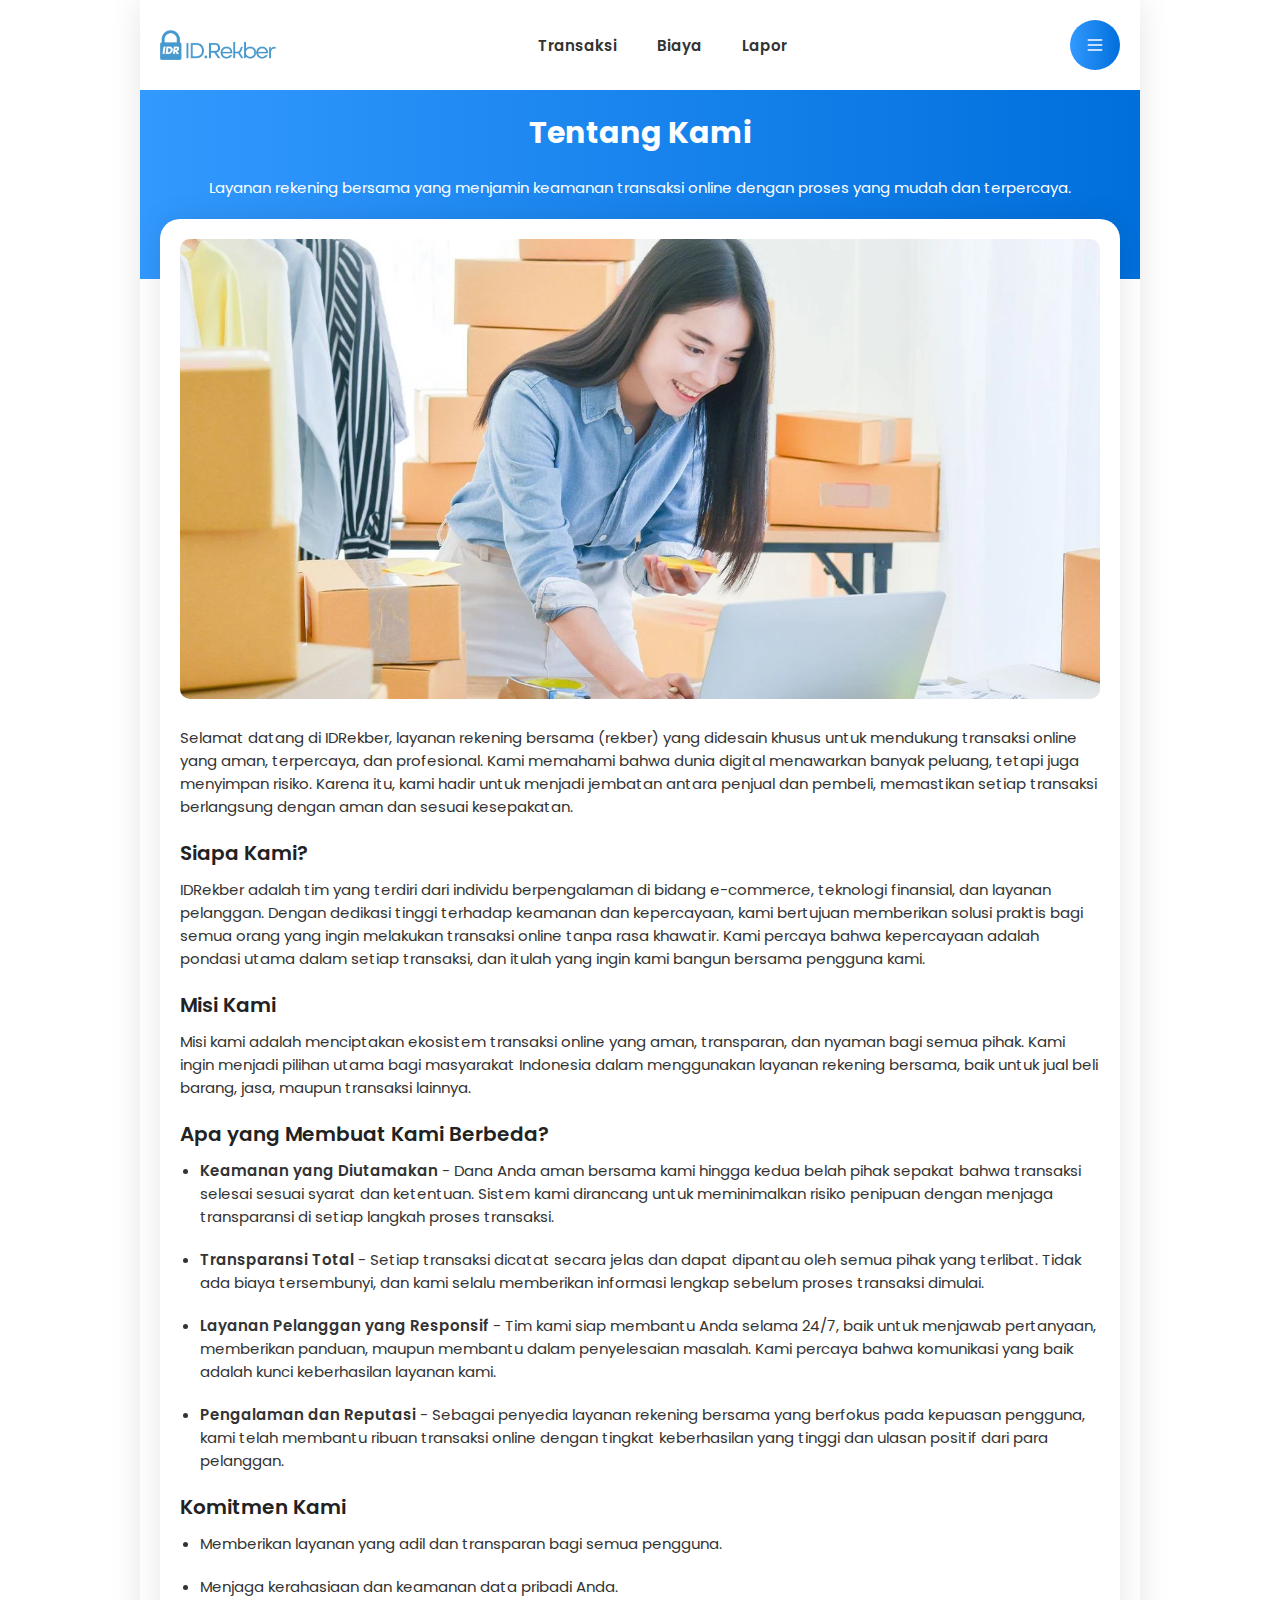
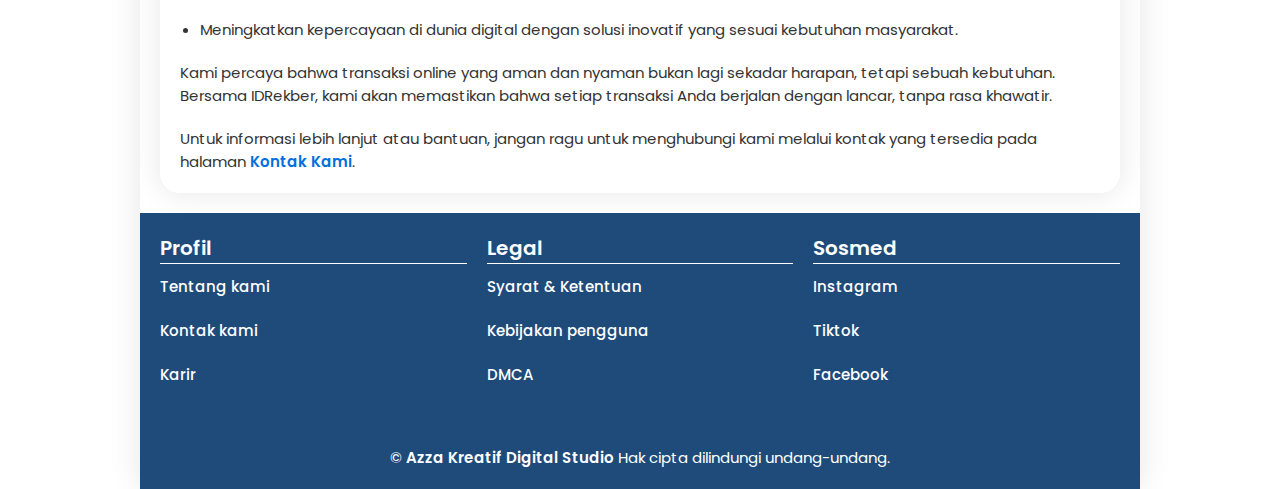
<file: company/about.html>
<!DOCTYPE html>
<html lang="id">
<head>
<meta charset="UTF-8">
<meta http-equiv="X-UA-Compatible" content="IE=edge">
<meta content="width=device-width, initial-scale=1" name="viewport"/>
<title>IDRekber - Tentang Kami</title>
<!-- PLUGIN -->
<link href="../asset/css/global.css" rel="stylesheet">
</head>
<body>
<main class="content-wrapper">
<section class="header" id="header"></section>
<section class="panel">
<div class="panel-content">
<h2>Tentang Kami</h2>
<p>Layanan rekening bersama yang menjamin keamanan transaksi online dengan proses yang mudah dan terpercaya.</p>
</div>
</section>
<section class="article">
<div class="article-box">
<img src="../asset/image/article/about.webp">
<p>Selamat datang di IDRekber, layanan rekening bersama (rekber) yang didesain khusus untuk mendukung transaksi online yang aman, terpercaya, dan profesional. Kami memahami bahwa dunia digital menawarkan banyak peluang, tetapi juga menyimpan risiko. Karena itu, kami hadir untuk menjadi jembatan antara penjual dan pembeli, memastikan setiap transaksi berlangsung dengan aman dan sesuai kesepakatan.</p>
<h3>Siapa Kami?</h3>
<p>IDRekber adalah tim yang terdiri dari individu berpengalaman di bidang e-commerce, teknologi finansial, dan layanan pelanggan. Dengan dedikasi tinggi terhadap keamanan dan kepercayaan, kami bertujuan memberikan solusi praktis bagi semua orang yang ingin melakukan transaksi online tanpa rasa khawatir. Kami percaya bahwa kepercayaan adalah pondasi utama dalam setiap transaksi, dan itulah yang ingin kami bangun bersama pengguna kami.</p>
<h3>Misi Kami</h3>
<p>Misi kami adalah menciptakan ekosistem transaksi online yang aman, transparan, dan nyaman bagi semua pihak. Kami ingin menjadi pilihan utama bagi masyarakat Indonesia dalam menggunakan layanan rekening bersama, baik untuk jual beli barang, jasa, maupun transaksi lainnya.</p>
<h3>Apa yang Membuat Kami Berbeda?</h3>
<ul>
<li><b>Keamanan yang Diutamakan</b> - Dana Anda aman bersama kami hingga kedua belah pihak sepakat bahwa transaksi selesai sesuai syarat dan ketentuan. Sistem kami dirancang untuk meminimalkan risiko penipuan dengan menjaga transparansi di setiap langkah proses transaksi.</li>
<li><b>Transparansi Total</b> - Setiap transaksi dicatat secara jelas dan dapat dipantau oleh semua pihak yang terlibat. Tidak ada biaya tersembunyi, dan kami selalu memberikan informasi lengkap sebelum proses transaksi dimulai.</li>
<li><b>Layanan Pelanggan yang Responsif</b> - Tim kami siap membantu Anda selama 24/7, baik untuk menjawab pertanyaan, memberikan panduan, maupun membantu dalam penyelesaian masalah. Kami percaya bahwa komunikasi yang baik adalah kunci keberhasilan layanan kami.</li>
<li><b>Pengalaman dan Reputasi</b> - Sebagai penyedia layanan rekening bersama yang berfokus pada kepuasan pengguna, kami telah membantu ribuan transaksi online dengan tingkat keberhasilan yang tinggi dan ulasan positif dari para pelanggan.</li>
</ul>
<h3>Komitmen Kami</h3>
<ul>
<li>Memberikan layanan yang adil dan transparan bagi semua pengguna.</li>
<li>Menjaga kerahasiaan dan keamanan data pribadi Anda.</li>
<li>Meningkatkan kepercayaan di dunia digital dengan solusi inovatif yang sesuai kebutuhan masyarakat.</li>
</ul>
<p>Kami percaya bahwa transaksi online yang aman dan nyaman bukan lagi sekadar harapan, tetapi sebuah kebutuhan. Bersama IDRekber, kami akan memastikan bahwa setiap transaksi Anda berjalan dengan lancar, tanpa rasa khawatir.</p>
<p>Untuk informasi lebih lanjut atau bantuan, jangan ragu untuk menghubungi kami melalui kontak yang tersedia pada halaman <a href=../company/contact.html" title="Kontak Kami">Kontak Kami</a>.</p>
</div>
</section>
<section class="footer" id="footer"></section>
</main>
<script src="../asset/js/form.js"></script>
<script src="../asset/js/global.js"></script>
</body>
</html>
</file>
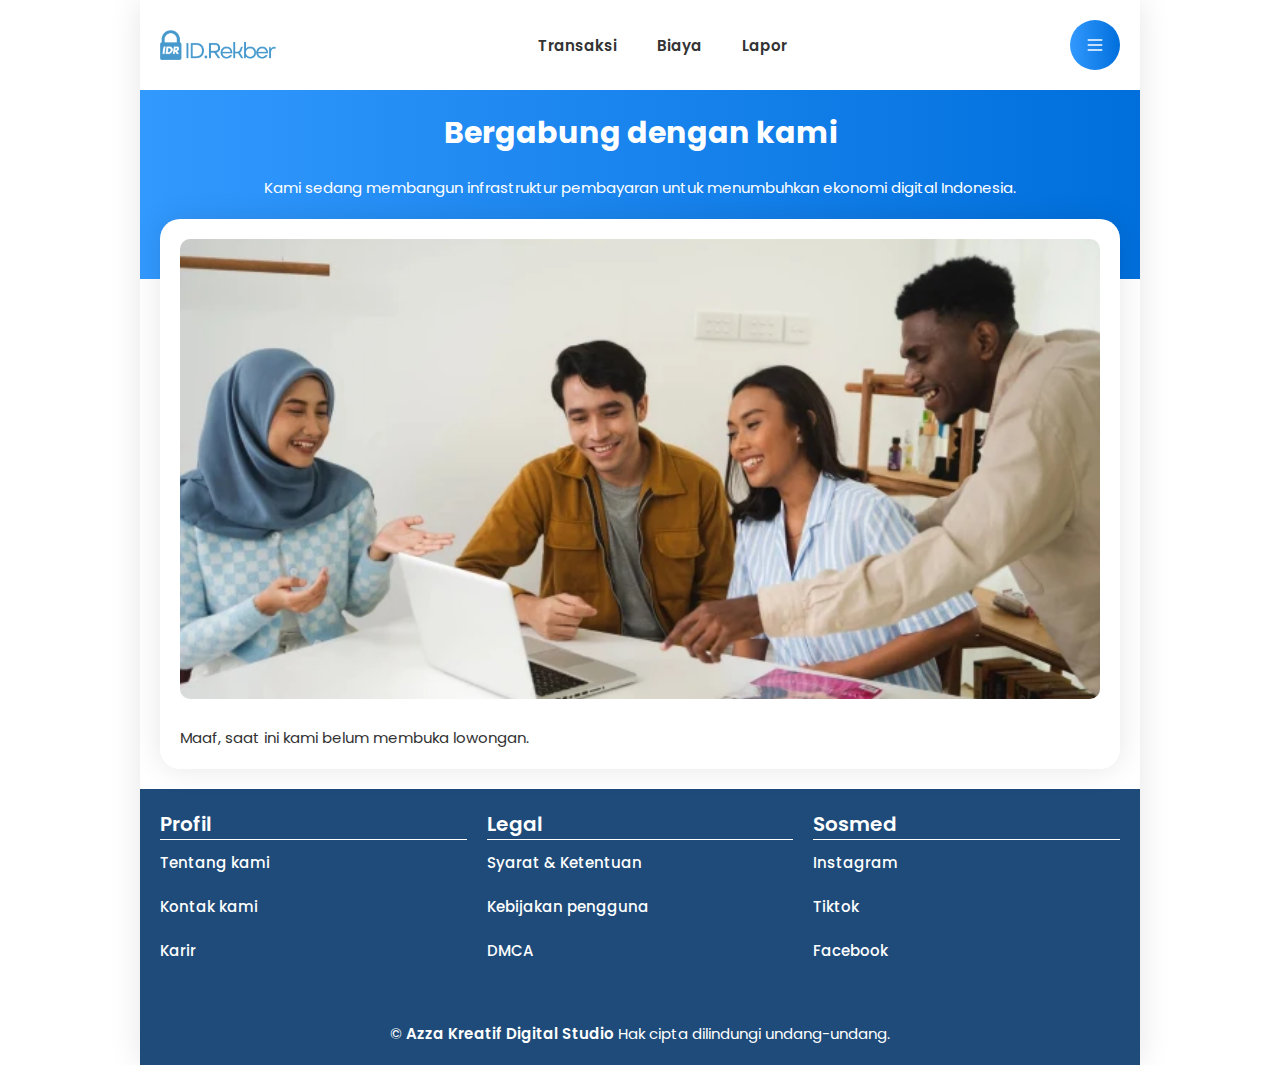
<file: company/career.html>
<!DOCTYPE html>
<html lang="id">
<head>
<meta charset="UTF-8">
<meta http-equiv="X-UA-Compatible" content="IE=edge">
<meta content="width=device-width, initial-scale=1" name="viewport"/>
<title>IDRekber - Karir</title>
<!-- PLUGIN -->
<link href="../asset/css/global.css" rel="stylesheet">
</head>
<body>
<main class="content-wrapper">
<section class="header" id="header"></section>
<section class="panel">
<div class="panel-content">
<h2>Bergabung dengan kami</h2>
<p>Kami sedang membangun infrastruktur pembayaran untuk menumbuhkan ekonomi digital Indonesia.</p>
</div>
</section>
<section class="article">
<div class="article-box">
<img src="../asset/image/article/career.webp">
<p>Maaf, saat ini kami belum membuka lowongan.</p>
</div>
</section>
<section class="footer" id="footer"></section>
</main>
<script src="../asset/js/form.js"></script>
<script src="../asset/js/global.js"></script>
</body>
</html>
</file>
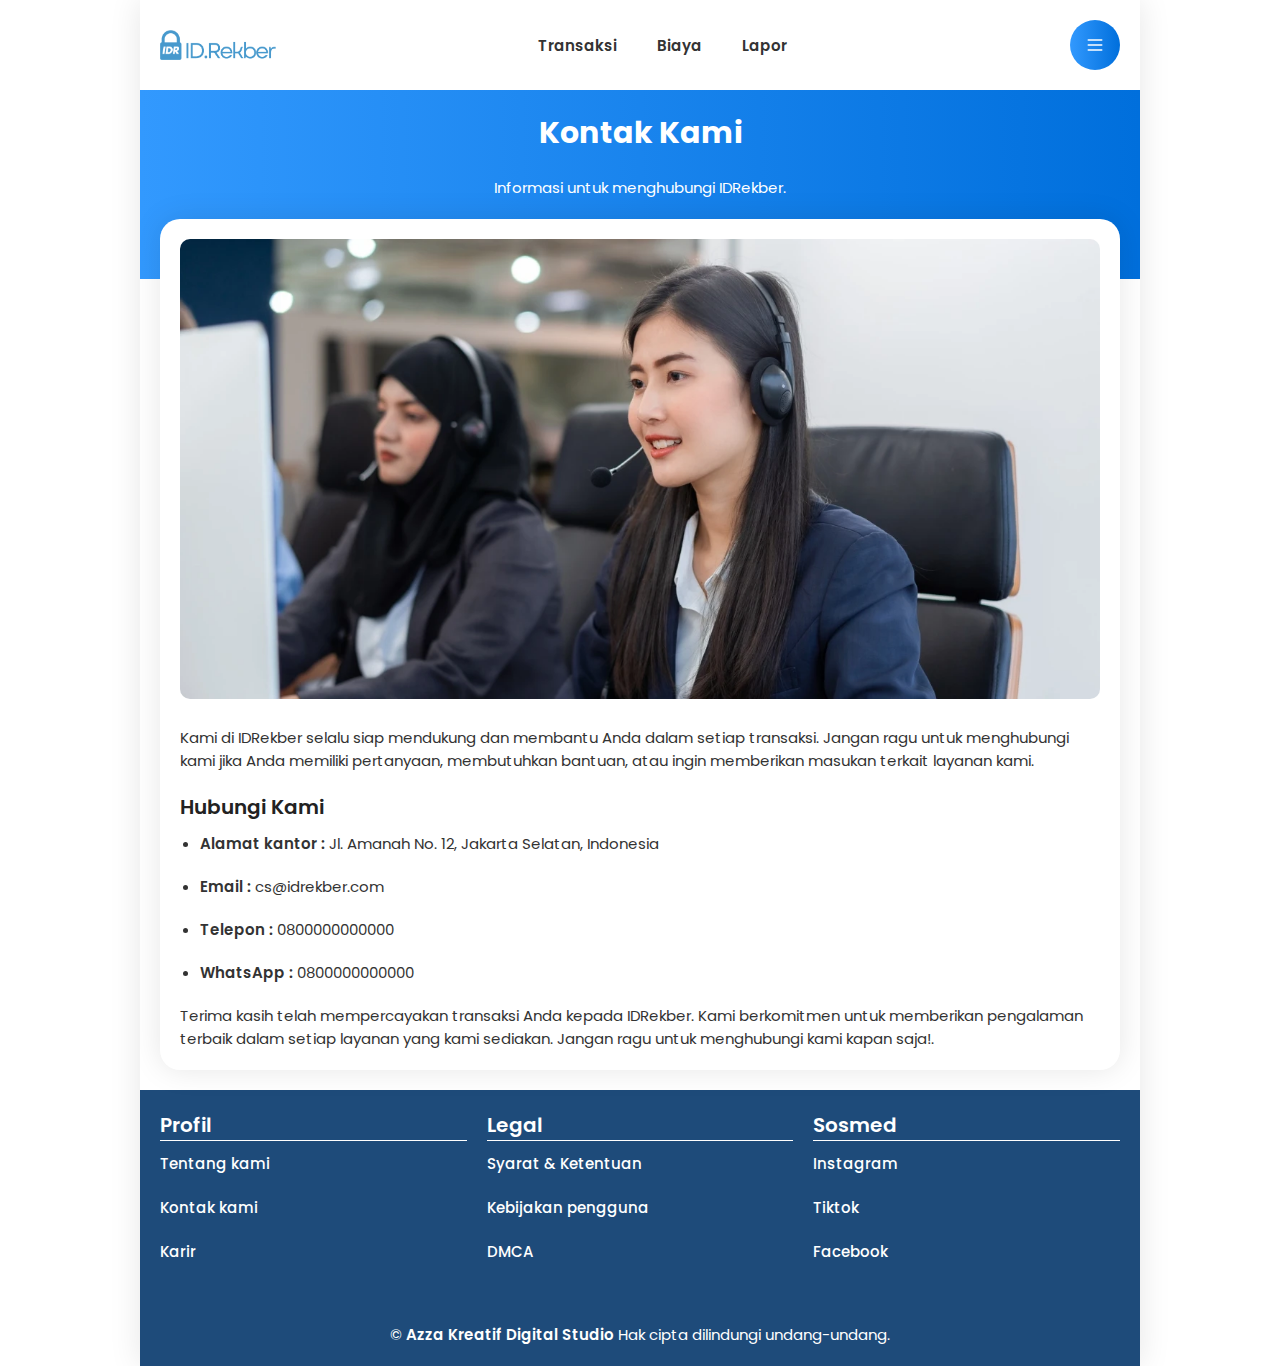
<file: company/contact.html>
<!DOCTYPE html>
<html lang="id">
<head>
<meta charset="UTF-8">
<meta http-equiv="X-UA-Compatible" content="IE=edge">
<meta content="width=device-width, initial-scale=1" name="viewport"/>
<title>IDRekber - Kontak Kami</title>
<!-- PLUGIN -->
<link href="../asset/css/global.css" rel="stylesheet">
</head>
<body>
<main class="content-wrapper">
<section class="header" id="header"></section>
<section class="panel">
<div class="panel-content">
<h2>Kontak Kami</h2>
<p>Informasi untuk menghubungi IDRekber.</p>
</div>
</section>
<section class="article">
<div class="article-box">
<img src="../asset/image/article/contact.webp">
<p>Kami di IDRekber selalu siap mendukung dan membantu Anda dalam setiap transaksi. Jangan ragu untuk menghubungi kami jika Anda memiliki pertanyaan, membutuhkan bantuan, atau ingin memberikan masukan terkait layanan kami.</p>
<h3>Hubungi Kami</h3>
<ul>
<li><b>Alamat kantor :</b> Jl. Amanah No. 12, Jakarta Selatan, Indonesia</li>
<li><b>Email :</b> cs@idrekber.com</li>
<li><b>Telepon :</b> 0800000000000</li>
<li><b>WhatsApp :</b> 0800000000000</li>
</ul>
<p>Terima kasih telah mempercayakan transaksi Anda kepada IDRekber. Kami berkomitmen untuk memberikan pengalaman terbaik dalam setiap layanan yang kami sediakan. Jangan ragu untuk menghubungi kami kapan saja!</a>.</p>
</div>
</section>
<section class="footer" id="footer"></section>
</main>
<script src="../asset/js/form.js"></script>
<script src="../asset/js/global.js"></script>
</body>
</html>
</file>
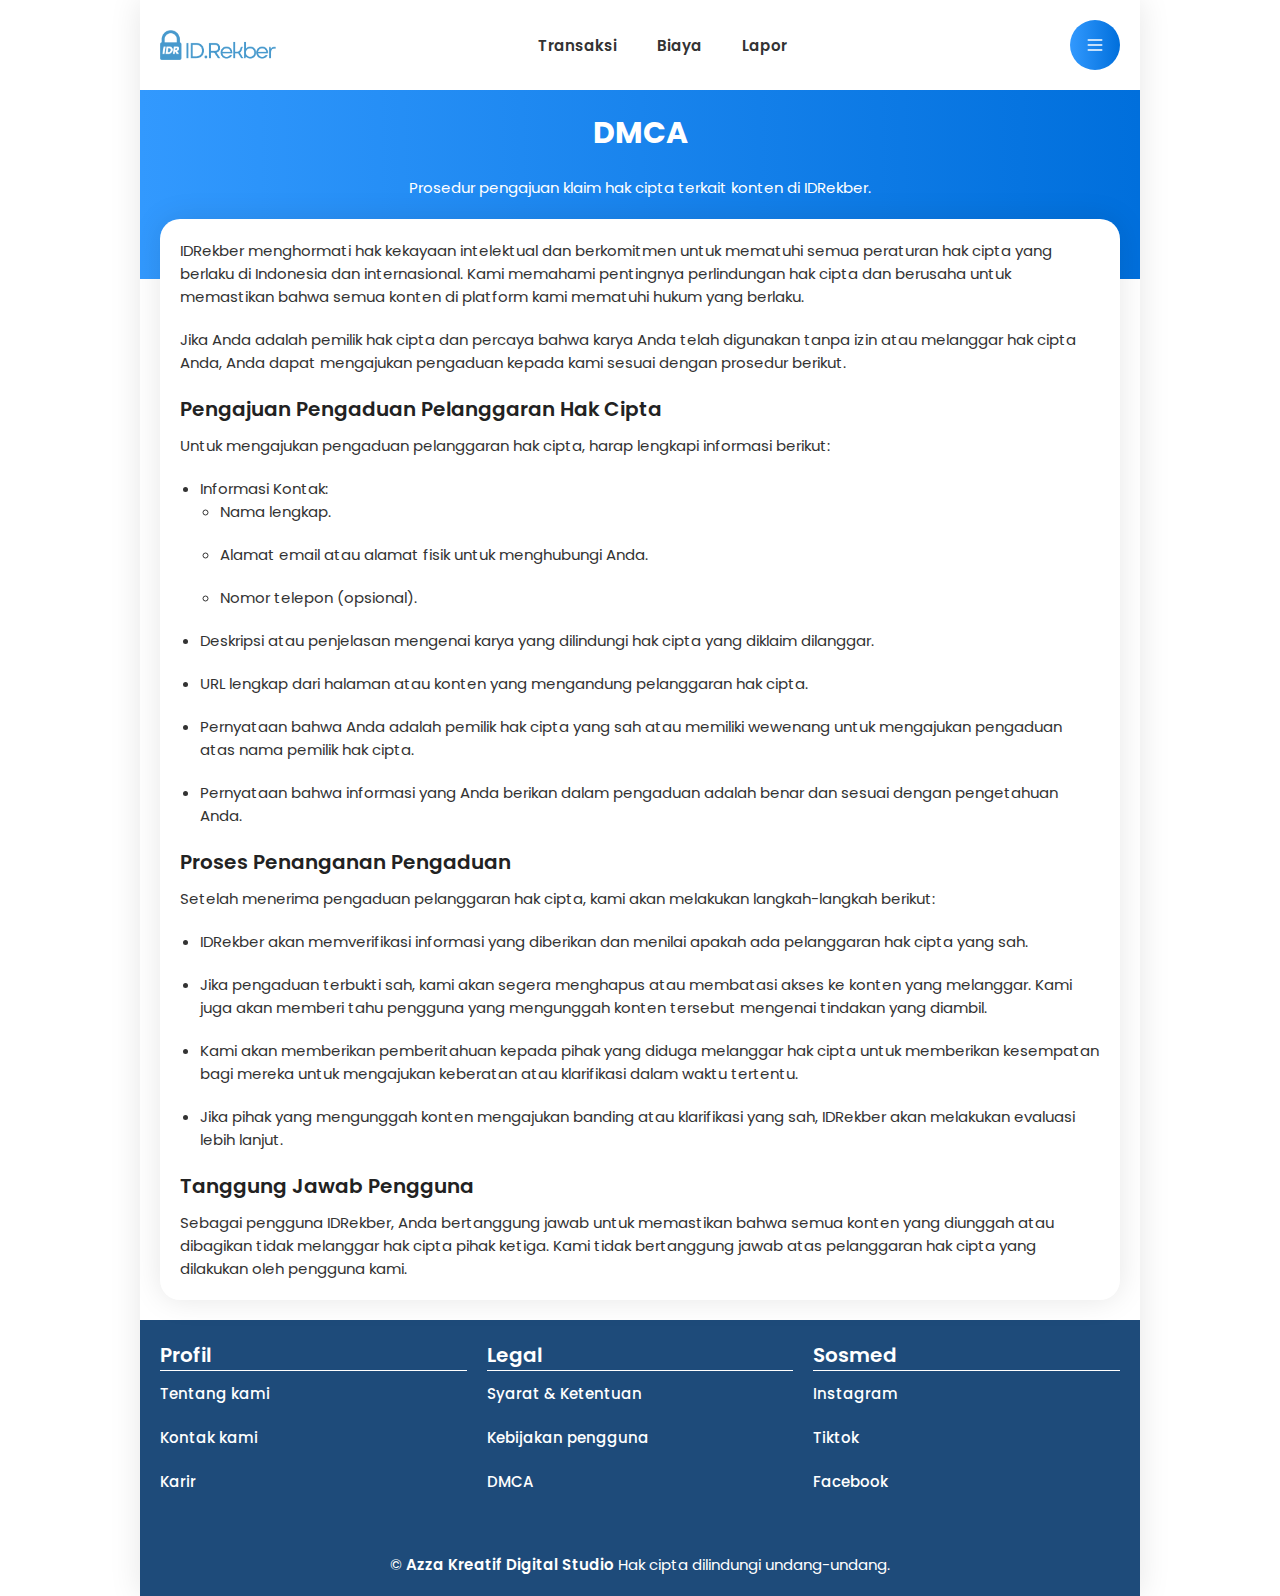
<file: legal/dmca.html>
<!DOCTYPE html>
<html lang="id">
<head>
<meta charset="UTF-8">
<meta http-equiv="X-UA-Compatible" content="IE=edge">
<meta content="width=device-width, initial-scale=1" name="viewport"/>
<title>IDRekber - DMCA</title>
<!-- PLUGIN -->
<link href="../asset/css/global.css" rel="stylesheet">
</head>
<body>
<main class="content-wrapper">
<section class="header" id="header"></section>
<section class="panel">
<div class="panel-content">
<h2>DMCA</h2>
<p>Prosedur pengajuan klaim hak cipta terkait konten di IDRekber.</p>
</div>
</section>
<section class="article">
<div class="article-box">
<p>IDRekber menghormati hak kekayaan intelektual dan berkomitmen untuk mematuhi semua peraturan hak cipta yang berlaku di Indonesia dan internasional. Kami memahami pentingnya perlindungan hak cipta dan berusaha untuk memastikan bahwa semua konten di platform kami mematuhi hukum yang berlaku.</p>
<p>Jika Anda adalah pemilik hak cipta dan percaya bahwa karya Anda telah digunakan tanpa izin atau melanggar hak cipta Anda, Anda dapat mengajukan pengaduan kepada kami sesuai dengan prosedur berikut.</p>
<h3>Pengajuan Pengaduan Pelanggaran Hak Cipta</h3>
<p>Untuk mengajukan pengaduan pelanggaran hak cipta, harap lengkapi informasi berikut:</p>
<ul>
<li>Informasi Kontak:
<ul>
<li>Nama lengkap.</li>
<li>Alamat email atau alamat fisik untuk menghubungi Anda.</li>
<li>Nomor telepon (opsional).</li>
</ul>
</li>
<li>Deskripsi atau penjelasan mengenai karya yang dilindungi hak cipta yang diklaim dilanggar.</li>
<li>URL lengkap dari halaman atau konten yang mengandung pelanggaran hak cipta.</li>
<li>Pernyataan bahwa Anda adalah pemilik hak cipta yang sah atau memiliki wewenang untuk mengajukan pengaduan atas nama pemilik hak cipta.</li>
<li>Pernyataan bahwa informasi yang Anda berikan dalam pengaduan adalah benar dan sesuai dengan pengetahuan Anda.</li>
</ul>
<h3>Proses Penanganan Pengaduan</h3>
<p>Setelah menerima pengaduan pelanggaran hak cipta, kami akan melakukan langkah-langkah berikut:</p>
<ul>
<li>IDRekber akan memverifikasi informasi yang diberikan dan menilai apakah ada pelanggaran hak cipta yang sah.</li>
<li>Jika pengaduan terbukti sah, kami akan segera menghapus atau membatasi akses ke konten yang melanggar. Kami juga akan memberi tahu pengguna yang mengunggah konten tersebut mengenai tindakan yang diambil.</li>
<li>Kami akan memberikan pemberitahuan kepada pihak yang diduga melanggar hak cipta untuk memberikan kesempatan bagi mereka untuk mengajukan keberatan atau klarifikasi dalam waktu tertentu.</li>
<li>Jika pihak yang mengunggah konten mengajukan banding atau klarifikasi yang sah, IDRekber akan melakukan evaluasi lebih lanjut.</li>
</ul>
<h3>Tanggung Jawab Pengguna</h3>
<p>Sebagai pengguna IDRekber, Anda bertanggung jawab untuk memastikan bahwa semua konten yang diunggah atau dibagikan tidak melanggar hak cipta pihak ketiga. Kami tidak bertanggung jawab atas pelanggaran hak cipta yang dilakukan oleh pengguna kami.</p>
</div>
</section>
<section class="footer" id="footer"></section>
</main>
<script src="../asset/js/form.js"></script>
<script src="../asset/js/global.js"></script>
</body>
</html>
</file>
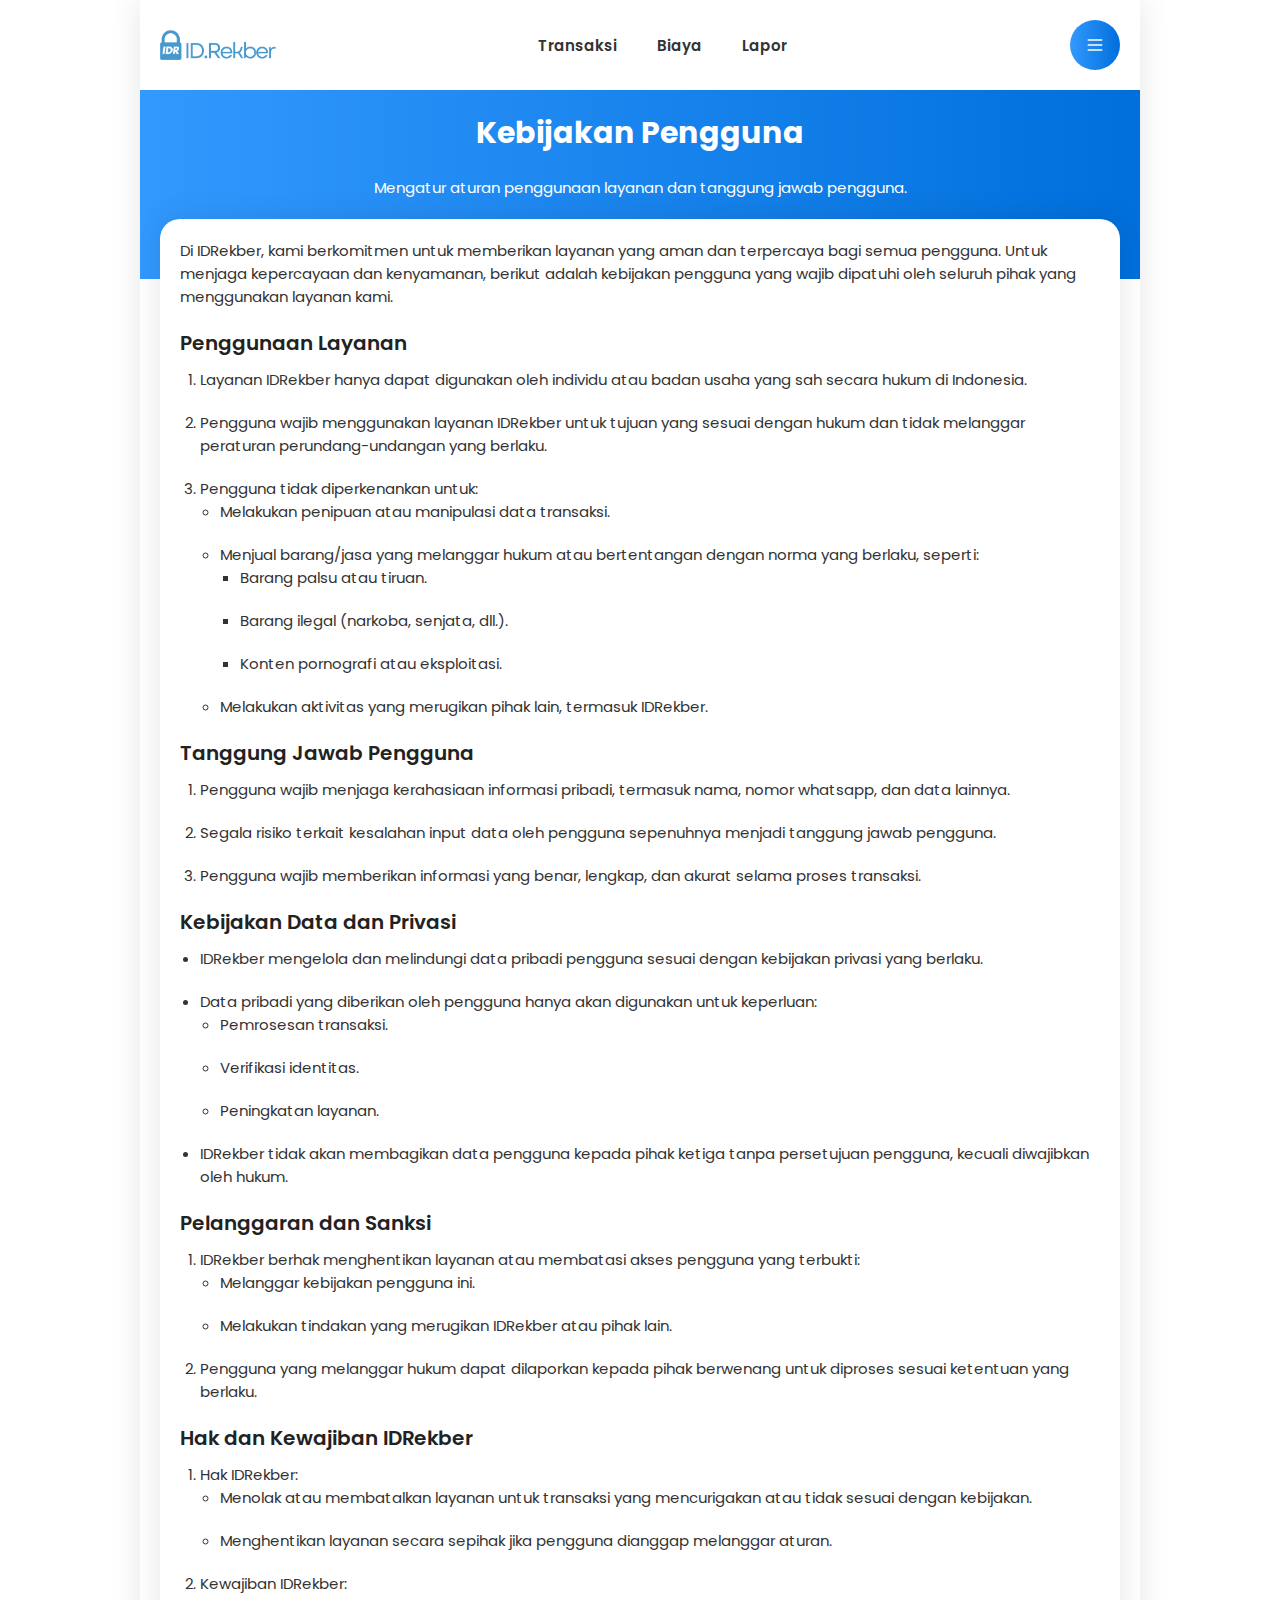
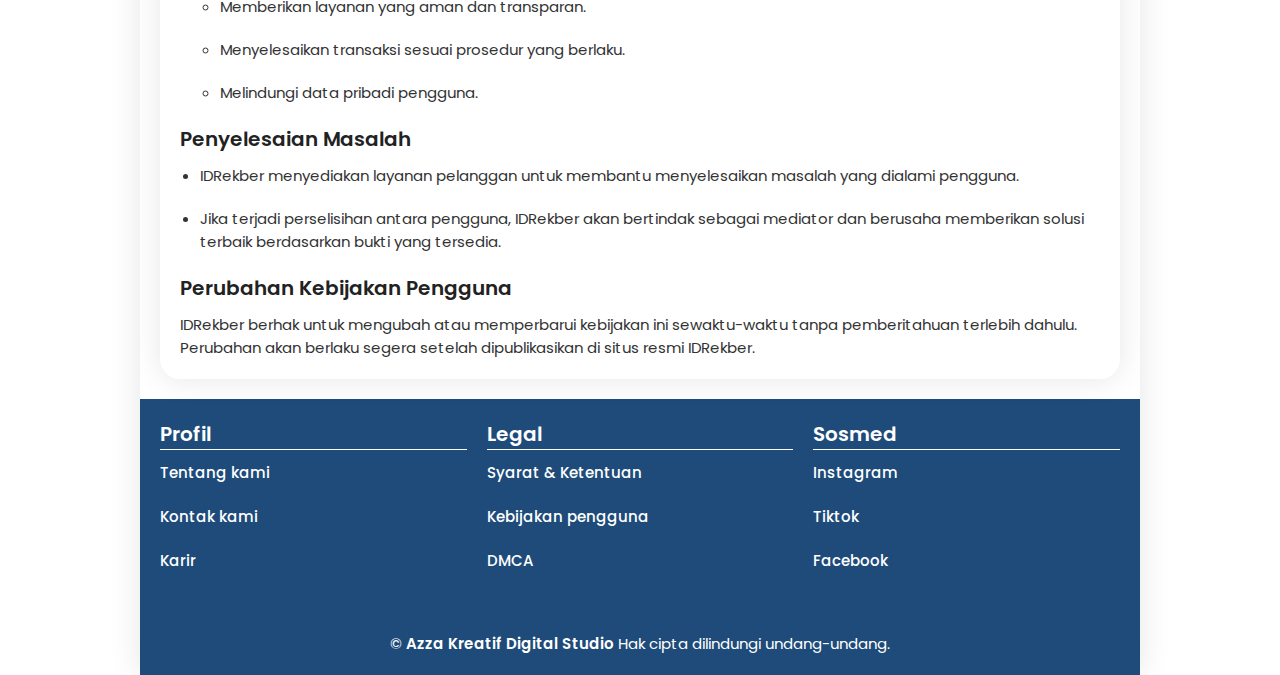
<file: legal/policy.html>
<!DOCTYPE html>
<html lang="id">
<head>
<meta charset="UTF-8">
<meta http-equiv="X-UA-Compatible" content="IE=edge">
<meta content="width=device-width, initial-scale=1" name="viewport"/>
<title>IDRekber - Kebijakan Pengguna</title>
<!-- PLUGIN -->
<link href="../asset/css/global.css" rel="stylesheet">
</head>
<body>
<main class="content-wrapper">
<section class="header" id="header"></section>
<section class="panel">
<div class="panel-content">
<h2>Kebijakan Pengguna</h2>
<p>Mengatur aturan penggunaan layanan dan tanggung jawab pengguna.</p>
</div>
</section>
<section class="article">
<div class="article-box">
<p>Di IDRekber, kami berkomitmen untuk memberikan layanan yang aman dan terpercaya bagi semua pengguna. Untuk menjaga kepercayaan dan kenyamanan, berikut adalah kebijakan pengguna yang wajib dipatuhi oleh seluruh pihak yang menggunakan layanan kami.</p>
<h3>Penggunaan Layanan</h3>
<ol>
<li>Layanan IDRekber hanya dapat digunakan oleh individu atau badan usaha yang sah secara hukum di Indonesia.</li>
<li>Pengguna wajib menggunakan layanan IDRekber untuk tujuan yang sesuai dengan hukum dan tidak melanggar peraturan perundang-undangan yang berlaku.</li>
<li>Pengguna tidak diperkenankan untuk:
<ul>
<li>Melakukan penipuan atau manipulasi data transaksi.</li>
<li>Menjual barang/jasa yang melanggar hukum atau bertentangan dengan norma yang berlaku, seperti:
<ul>
<li>Barang palsu atau tiruan.</li>
<li>Barang ilegal (narkoba, senjata, dll.).</li>
<li>Konten pornografi atau eksploitasi.</li>
</ul>
</li>
<li>Melakukan aktivitas yang merugikan pihak lain, termasuk IDRekber.</li>
</ul>
</li>
</ol>
<h3>Tanggung Jawab Pengguna</h3>
<ol>
<li>Pengguna wajib menjaga kerahasiaan informasi pribadi, termasuk nama, nomor whatsapp, dan data lainnya.</li>
<li>Segala risiko terkait kesalahan input data oleh pengguna sepenuhnya menjadi tanggung jawab pengguna.</li>
<li>Pengguna wajib memberikan informasi yang benar, lengkap, dan akurat selama proses transaksi.</li>
</ol>
<h3>Kebijakan Data dan Privasi</h3>
<ul>
<li>IDRekber mengelola dan melindungi data pribadi pengguna sesuai dengan kebijakan privasi yang berlaku.</li>
<li>Data pribadi yang diberikan oleh pengguna hanya akan digunakan untuk keperluan:
<ul>
<li>Pemrosesan transaksi.</li>
<li>Verifikasi identitas.</li>
<li>Peningkatan layanan.</li>
</ul>
</li>
<li>IDRekber tidak akan membagikan data pengguna kepada pihak ketiga tanpa persetujuan pengguna, kecuali diwajibkan oleh hukum.</li>
</ul>
<h3>Pelanggaran dan Sanksi</h3>
<ol>
<li>IDRekber berhak menghentikan layanan atau membatasi akses pengguna yang terbukti:
<ul>
<li>Melanggar kebijakan pengguna ini.</li>
<li>Melakukan tindakan yang merugikan IDRekber atau pihak lain.</li>
</ul>
</li>
<li>Pengguna yang melanggar hukum dapat dilaporkan kepada pihak berwenang untuk diproses sesuai ketentuan yang berlaku.</li>
</ol>
<h3>Hak dan Kewajiban IDRekber</h3>
<ol>
<li>Hak IDRekber:
<ul>
<li>Menolak atau membatalkan layanan untuk transaksi yang mencurigakan atau tidak sesuai dengan kebijakan.</li>
<li>Menghentikan layanan secara sepihak jika pengguna dianggap melanggar aturan.</li>
</ul>
</li>
<li>Kewajiban IDRekber:
<ul>
<li>Memberikan layanan yang aman dan transparan.</li>
<li>Menyelesaikan transaksi sesuai prosedur yang berlaku.</li>
<li>Melindungi data pribadi pengguna.</li>
</ul>
</li>
</ol>
<h3>Penyelesaian Masalah</h3>
<ul>
<li>IDRekber menyediakan layanan pelanggan untuk membantu menyelesaikan masalah yang dialami pengguna.</li>
<li>Jika terjadi perselisihan antara pengguna, IDRekber akan bertindak sebagai mediator dan berusaha memberikan solusi terbaik berdasarkan bukti yang tersedia.</li>
</ul>
<h3>Perubahan Kebijakan Pengguna</h3>
<p>IDRekber berhak untuk mengubah atau memperbarui kebijakan ini sewaktu-waktu tanpa pemberitahuan terlebih dahulu. Perubahan akan berlaku segera setelah dipublikasikan di situs resmi IDRekber.</p>
</div>
</section>
<section class="footer" id="footer"></section>
</main>
<script src="../asset/js/form.js"></script>
<script src="../asset/js/global.js"></script>
</body>
</html>
</file>
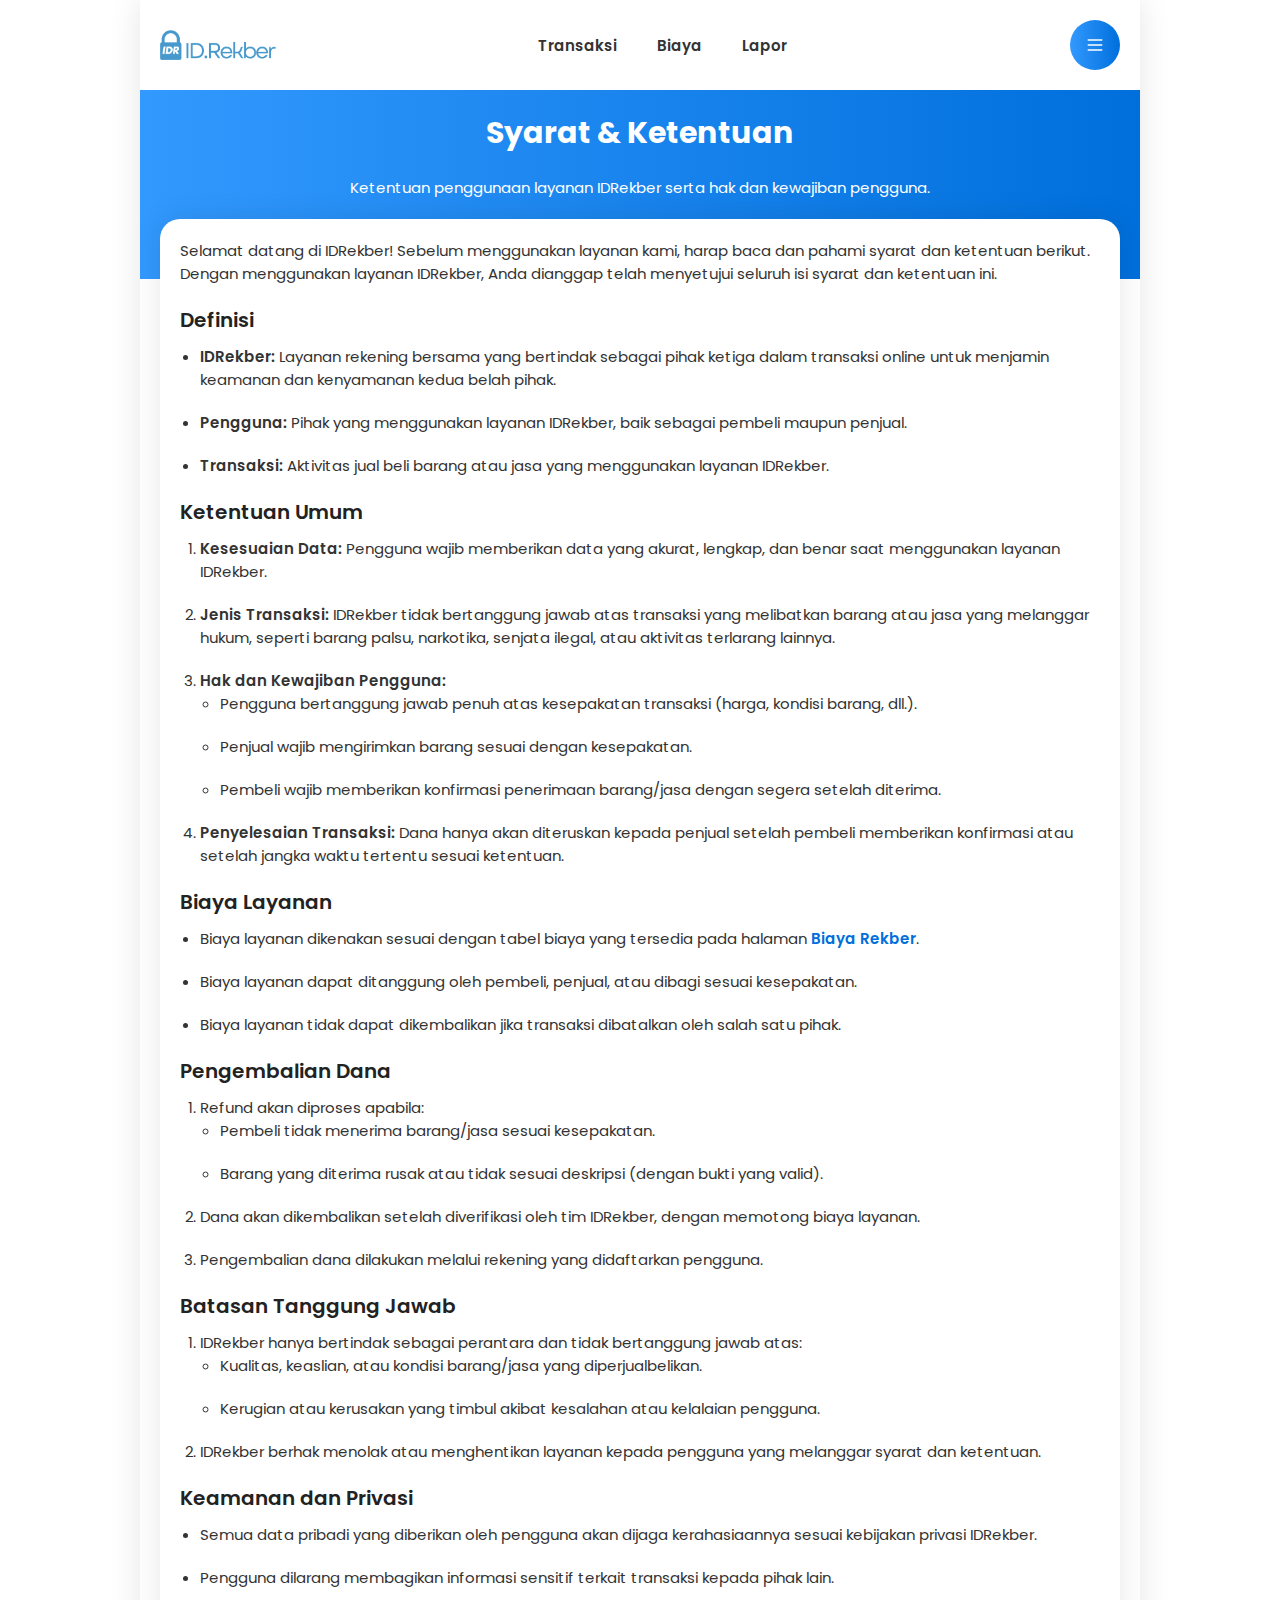
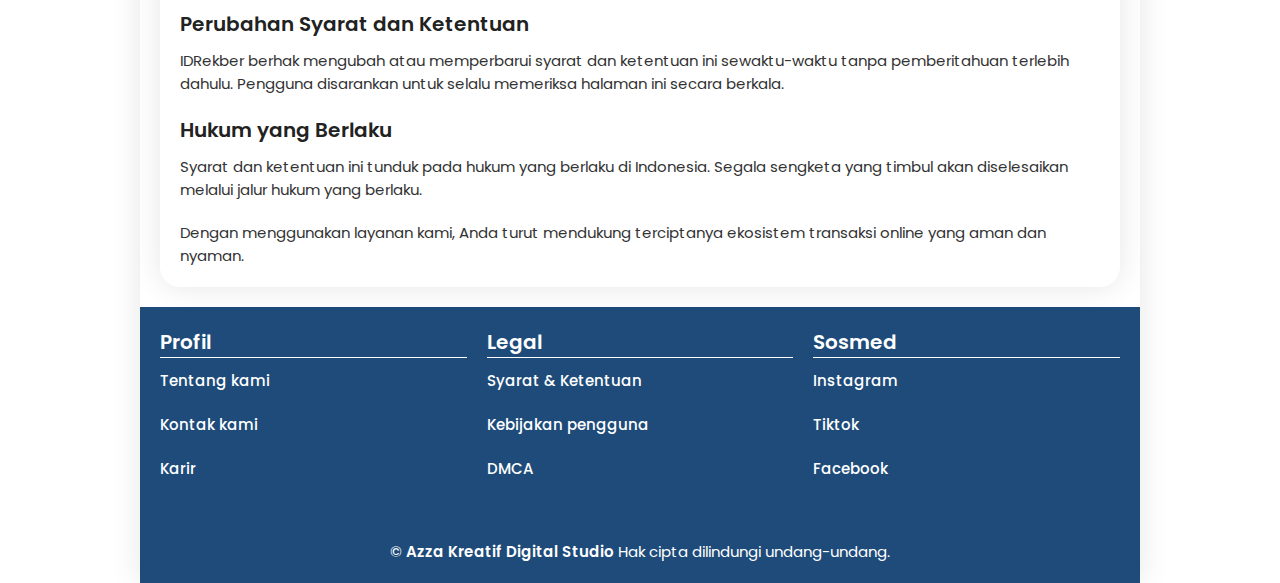
<file: legal/terms.html>
<!DOCTYPE html>
<html lang="id">
<head>
<meta charset="UTF-8">
<meta http-equiv="X-UA-Compatible" content="IE=edge">
<meta content="width=device-width, initial-scale=1" name="viewport"/>
<title>IDRekber - Syarat & Ketentuan</title>
<!-- PLUGIN -->
<link href="../asset/css/global.css" rel="stylesheet">
</head>
<body>
<main class="content-wrapper">
<section class="header" id="header"></section>
<section class="panel">
<div class="panel-content">
<h2>Syarat & Ketentuan</h2>
<p>Ketentuan penggunaan layanan IDRekber serta hak dan kewajiban pengguna.</p>
</div>
</section>
<section class="article">
<div class="article-box">
<p>Selamat datang di IDRekber! Sebelum menggunakan layanan kami, harap baca dan pahami syarat dan ketentuan berikut. Dengan menggunakan layanan IDRekber, Anda dianggap telah menyetujui seluruh isi syarat dan ketentuan ini.</p>
<h3>Definisi</h3>
<ul>
<li><b>IDRekber:</b> Layanan rekening bersama yang bertindak sebagai pihak ketiga dalam transaksi online untuk menjamin keamanan dan kenyamanan kedua belah pihak.</li>
<li><b>Pengguna:</b> Pihak yang menggunakan layanan IDRekber, baik sebagai pembeli maupun penjual.</li>
<li><b>Transaksi:</b> Aktivitas jual beli barang atau jasa yang menggunakan layanan IDRekber.</li>
</ul>
<h3>Ketentuan Umum</h3>
<ol>
<li><b>Kesesuaian Data:</b> Pengguna wajib memberikan data yang akurat, lengkap, dan benar saat menggunakan layanan IDRekber.</li>
<li><b>Jenis Transaksi:</b> IDRekber tidak bertanggung jawab atas transaksi yang melibatkan barang atau jasa yang melanggar hukum, seperti barang palsu, narkotika, senjata ilegal, atau aktivitas terlarang lainnya.</li>
<li><b>Hak dan Kewajiban Pengguna:</b> <ul>
<li>Pengguna bertanggung jawab penuh atas kesepakatan transaksi (harga, kondisi barang, dll.).</li>
<li>Penjual wajib mengirimkan barang sesuai dengan kesepakatan.</li>
<li>Pembeli wajib memberikan konfirmasi penerimaan barang/jasa dengan segera setelah diterima.</li>
</ul>
</li>
<li><b>Penyelesaian Transaksi:</b> Dana hanya akan diteruskan kepada penjual setelah pembeli memberikan konfirmasi atau setelah jangka waktu tertentu sesuai ketentuan.</li>
</ol>
<h3>Biaya Layanan</h3>
<ul>
<li>Biaya layanan dikenakan sesuai dengan tabel biaya yang tersedia pada halaman <a href="../page/price.html">Biaya Rekber</a>.</li>
<li>Biaya layanan dapat ditanggung oleh pembeli, penjual, atau dibagi sesuai kesepakatan.</li>
<li>Biaya layanan tidak dapat dikembalikan jika transaksi dibatalkan oleh salah satu pihak.</li>
</ul>
<h3>Pengembalian Dana</h3>
<ol>
<li>Refund akan diproses apabila:
<ul>
<li>Pembeli tidak menerima barang/jasa sesuai kesepakatan.</li>
<li>Barang yang diterima rusak atau tidak sesuai deskripsi (dengan bukti yang valid).</li>
</ul>
</li>
<li>Dana akan dikembalikan setelah diverifikasi oleh tim IDRekber, dengan memotong biaya layanan.</li>
<li>Pengembalian dana dilakukan melalui rekening yang didaftarkan pengguna.</li>
</ol>
<h3>Batasan Tanggung Jawab</h3>
<ol>
<li>IDRekber hanya bertindak sebagai perantara dan tidak bertanggung jawab atas:
<ul>
<li>Kualitas, keaslian, atau kondisi barang/jasa yang diperjualbelikan.</li>
<li>Kerugian atau kerusakan yang timbul akibat kesalahan atau kelalaian pengguna.</li>
</ul>
</li>
<li>IDRekber berhak menolak atau menghentikan layanan kepada pengguna yang melanggar syarat dan ketentuan.</li>
</ol>
<h3>Keamanan dan Privasi</h3>
<ul>
<li>Semua data pribadi yang diberikan oleh pengguna akan dijaga kerahasiaannya sesuai kebijakan privasi IDRekber.</li>
<li>Pengguna dilarang membagikan informasi sensitif terkait transaksi kepada pihak lain.</li>
</ul>
<h3>Perubahan Syarat dan Ketentuan</h3>
<p>IDRekber berhak mengubah atau memperbarui syarat dan ketentuan ini sewaktu-waktu tanpa pemberitahuan terlebih dahulu. Pengguna disarankan untuk selalu memeriksa halaman ini secara berkala.</p>
<h3>Hukum yang Berlaku</h3>
<p>Syarat dan ketentuan ini tunduk pada hukum yang berlaku di Indonesia. Segala sengketa yang timbul akan diselesaikan melalui jalur hukum yang berlaku.</p>
<p>Dengan menggunakan layanan kami, Anda turut mendukung terciptanya ekosistem transaksi online yang aman dan nyaman.</p>
</div>
</section>
<section class="footer" id="footer"></section>
</main>
<script src="../asset/js/form.js"></script>
<script src="../asset/js/global.js"></script>
</body>
</html>
</file>
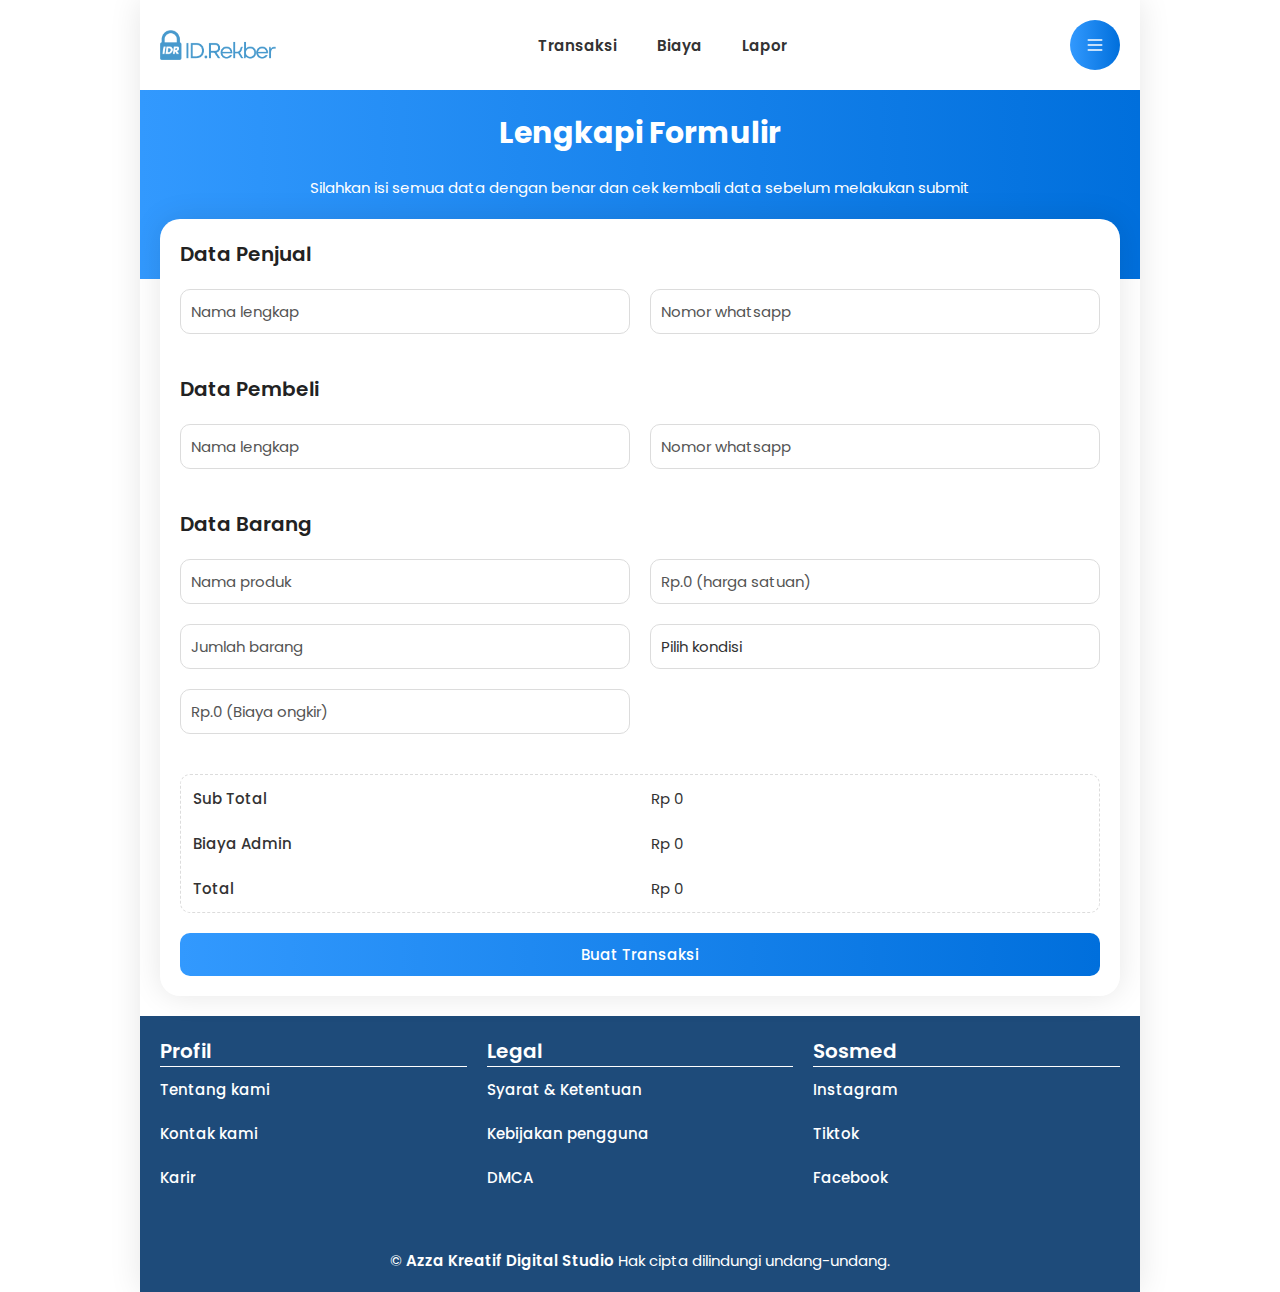
<file: page/form.html>
<!DOCTYPE html>
<html lang="id">
<head>
<meta charset="UTF-8">
<meta http-equiv="X-UA-Compatible" content="IE=edge">
<meta content="width=device-width, initial-scale=1" name="viewport"/>
<title>IDRekber - Formulir Rekber</title>
<!-- PLUGIN -->
<link href="../asset/css/global.css" rel="stylesheet">
</head>
<body>
<main class="content-wrapper">
<section class="header" id="header"></section>
<section class="panel">
<div class="panel-content">
<h2>Lengkapi Formulir</h2>
<p>Silahkan isi semua data dengan benar dan cek kembali data sebelum melakukan submit</p>
</div>
</section>
<section class="shopping">
<form id="shoppingForm" class="shopping-form" itemscope itemtype="https://schema.org/shopping">
<div class="shopping-side">
<h3>Data Penjual</h3>
<div class="shopping-item">
<input type="text" id="name1" name="Nama Penjual" placeholder="Nama lengkap" autocomplete="off" required>
<input type="tel" id="whatsapp1" name="Nomor Penjual" placeholder="Nomor whatsapp" autocomplete="off" required>
</div>
</div>
<div class="shopping-side">
<h3>Data Pembeli</h3>
<div class="shopping-item">
<input type="text" id="name2" name="Nama Pembeli" placeholder="Nama lengkap" autocomplete="off" required>
<input type="tel" id="whatsapp2" name="Nomor Pembeli" placeholder="Nomor whatsapp" autocomplete="off" required>
</div>
</div>
<div class="shopping-side">
<h3>Data Barang</h3>
<div class="shopping-item">
<input type="text" id="product" name="Nama Barang" placeholder="Nama produk" autocomplete="off" required>
<input type="text" id="price" name="Harga Satuan" placeholder="Rp.0 (harga satuan)" autocomplete="off" required>
<input type="number" id="quantity" name="Jumlah Barang" placeholder="Jumlah barang" autocomplete="off" min="1" max="1000" required>
<select id="condition" name="Kondisi Barang" required>
<option disabled selected hidden value="">Pilih kondisi</option>
<option value="Baru">Baru</option>
<option value="Bekas">Bekas</option>
</select>
<input type="text" id="shipping-fee" name="Biaya Ongkir" placeholder="Rp.0 (Biaya ongkir)" autocomplete="off">
<input style="display:none;" type="hidden" id="unique-code" name="Kode Transaksi" value="">
</div>
</div>
<div class="shopping-data">
<table>
<tr>
<td style="font-weight:500;">Sub Total</td>
<td><input type="text" id="sub-total" name="Sub Total" value="0" readonly></td>
</tr>
<tr>
<td style="font-weight:500;">Biaya Admin</td>
<td><input type="text" id="admin-fee" name="Biaya Admin" value="0" readonly></td>
</tr>
<tr>
<td style="font-weight:500;">Total</td>
<td><input type="text" id="total" name="Total" value="0" readonly></td>
</tr>
</table>
</div>
<div class="shopping-action">
<button type="submit" class="shopping-button">Buat Transaksi</button>
<div id="waiting-process" style="display:none;">Tunggu.</div>
</div>
</form>
</section>
<section class="info-payment"></section>
<section class="footer" id="footer"></section>
</main>
<script src="../asset/js/form.js"></script>
<script src="../asset/js/proof.js"></script>
<script src="../asset/js/global.js"></script>
</body>
</html>
</file>
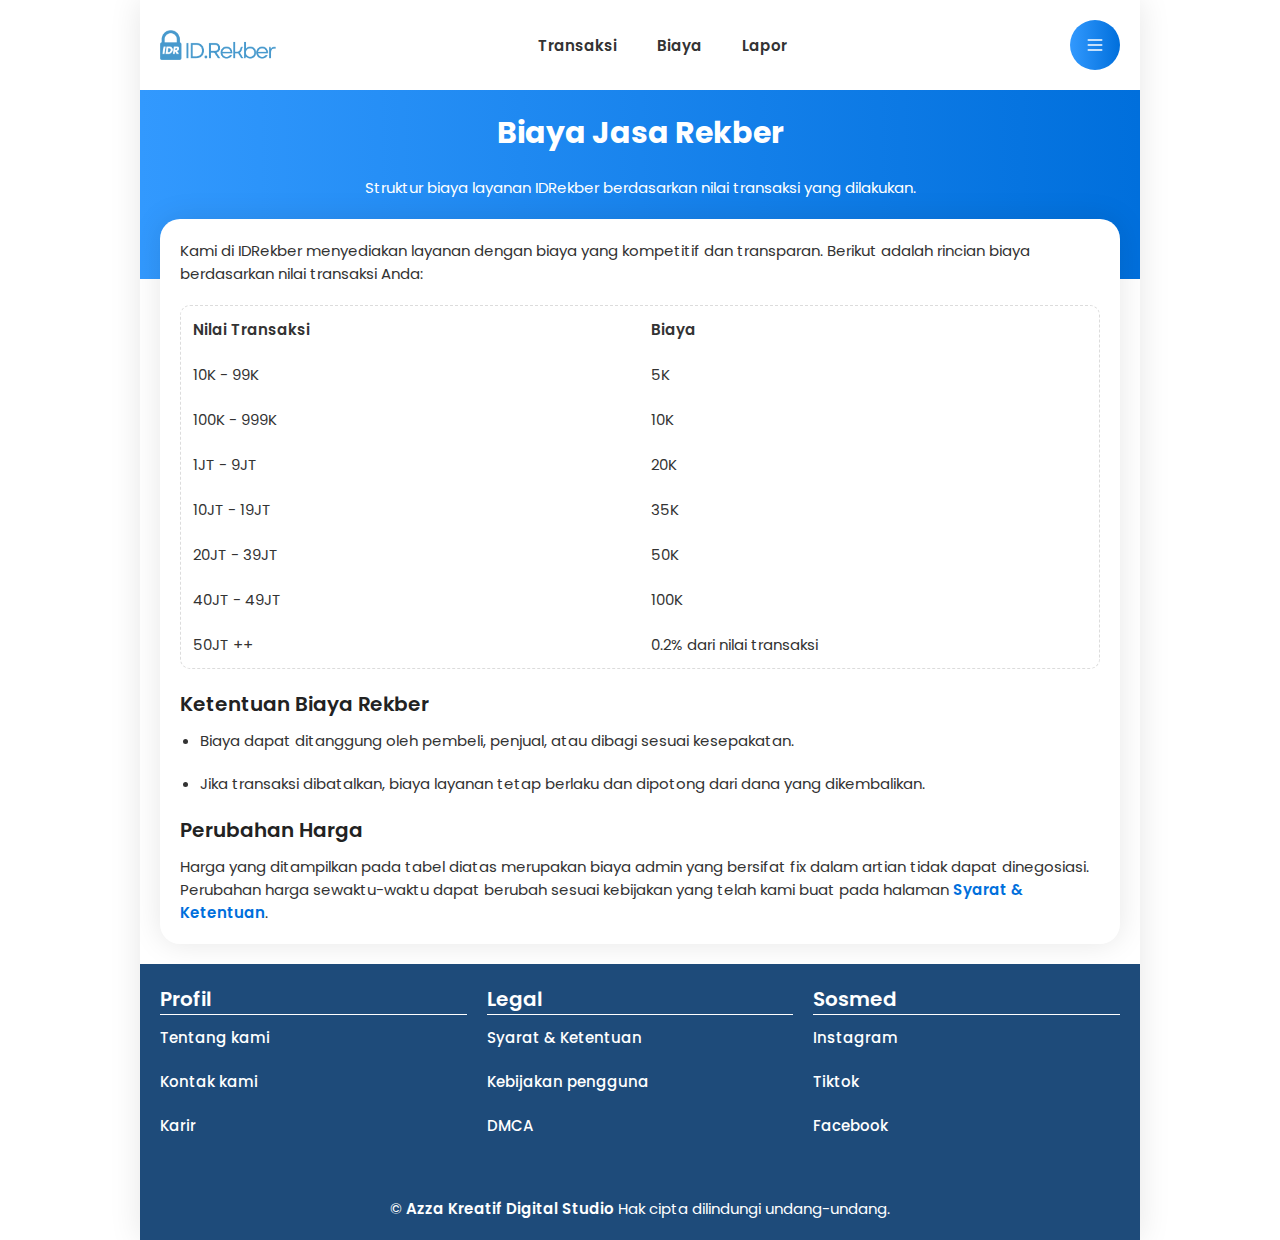
<file: page/price.html>
<!DOCTYPE html>
<html lang="id">
<head>
<meta charset="UTF-8">
<meta http-equiv="X-UA-Compatible" content="IE=edge">
<meta content="width=device-width, initial-scale=1" name="viewport"/>
<title>IDRekber - Rincian Harga</title>
<!-- PLUGIN -->
<link href="../asset/css/global.css" rel="stylesheet">
</head>
<body>
<main class="content-wrapper">
<section class="header" id="header"></section>
<section class="panel">
<div class="panel-content">
<h2>Biaya Jasa Rekber</h2>
<p>Struktur biaya layanan IDRekber berdasarkan nilai transaksi yang dilakukan.</p>
</div>
</section>
<section class="article">
<div class="article-box">
<p>Kami di IDRekber menyediakan layanan dengan biaya yang kompetitif dan transparan. Berikut adalah rincian biaya berdasarkan nilai transaksi Anda:</p>
<table>
<tr>
<th>Nilai Transaksi</th><th>Biaya</th>
</tr>
<tr>
<td>10K - 99K</td><td>5K</td>
</tr>
<tr>
<td>100K - 999K</td><td>10K</td>
</tr>
<tr>
<td>1JT - 9JT</td><td>20K</td>
</tr>
<tr>
<td>10JT - 19JT</td><td>35K</td>
</tr>
<tr>
<td>20JT - 39JT</td><td>50K</td>
</tr>
<tr>
<td>40JT - 49JT</td><td>100K</td>
<tr>
<td>50JT ++</td><td>0.2% dari nilai transaksi</td>
</tr>
</table>
<h3>Ketentuan Biaya Rekber</h3>
<ul>
<li>Biaya dapat ditanggung oleh pembeli, penjual, atau dibagi sesuai kesepakatan.</li>
<li>Jika transaksi dibatalkan, biaya layanan tetap berlaku dan dipotong dari dana yang dikembalikan.</li>
</ul>
<h3>Perubahan Harga</h3>
<p>Harga yang ditampilkan pada tabel diatas merupakan biaya admin yang bersifat fix dalam artian tidak dapat dinegosiasi. Perubahan harga sewaktu-waktu dapat berubah sesuai kebijakan yang telah kami buat pada halaman <a href="../legal/terms.html">Syarat & Ketentuan</a>.</p>
</div>
</section>
<section class="footer" id="footer"></section>
</main>
<script src="../asset/js/form.js"></script>
<script src="../asset/js/global.js"></script>
</body>
</html>
</file>
<file: asset/css/global.css>
/* FONT */
@import url('https://fonts.googleapis.com/css2?family=Poppins:ital,wght@0,100;0,200;0,300;0,400;0,500;0,600;0,700;0,800;0,900;1,100;1,200;1,300;1,400;1,500;1,600;1,700;1,800;1,900&display=swap');
/* BASIC */
*{
margin:0;
padding:0;
box-sizing:border-box;
}
html{
scroll-behavior:smooth;
}
body{
box-sizing:border-box;
margin:0;
padding:0;
background:#ffffff;
font-family:'Poppins', sans-serif;
text-align:left;
user-select:none;
text-size-adjust:none;
-webkit-tap-highlight-color:transparent !important;
}
p{
font-weight:400;
}
b{
font-weight:600;
}
a{
text-decoration:none;
}
img{
padding:0;
margin:0;
}
/* WEB ICON */
svg{
box-sizing:border-box;
width:20px;
height:20px;
fill:none;
vertical-align:middle;
margin:0;
padding:0;
}
svg.line,svg .line{
fill:none!important;
stroke:#006fdc;
stroke-linecap:round;
stroke-linejoin:round;
stroke-width:2;
}
/* WRAPPER */
.content-wrapper{
box-sizing:border-box;
background:#ffffff;
max-width:1000px;
margin:0 auto;
padding:0;
overflow:hidden;
position:relative;
box-shadow:0 0 30px rgba(0, 0, 0, 0.1);
}
/* HEADER */
.header{
box-sizing:border-box;
padding:0;
margin:0;
}
.head{
box-sizing:border-box;
padding:20px;
margin:0;
display:flex;
width:100%;
justify-content:space-between;
}
.nav-logo{
box-sizing:border-box;
padding:0;
margin:auto 0;
}
.nav-logo img{
box-sizing:border-box;
display:inline-block;
height:30px;
vertical-align:middle;
padding:0;
margin:0;
cursor:pointer;
}
.header-menu{
box-sizing:border-box;
padding:0;
margin:0;
display:flex;
justify-content:space-between;
position:relative;
}
.header-menu ul{
margin:0;
padding:0;
display:grid;
grid-template-columns:repeat(4, 1fr);
gap:20px;
position:absolute;
top:50%;
left:50%;
transform:translate(-50%, -50%);
}
.header-menu li{
box-sizing:border-box;
margin:0;
padding:0;
display:inline;
}
.header-menu li a{
box-sizing:border-box;
margin:0;
padding:10px;
color:#333333;
font-size:15px;
font-weight:600;
cursor:pointer;
}
.nav-icon{
box-sizing:border-box;
padding:0;
margin:auto 0;
display:flex;
justify-content:space-between;
}
.nav-menu{
box-sizing:border-box;
position:relative;
background:linear-gradient(to right, #3299fe, #006fdc);
aspect-ratio:1 / 1;
width:50px;
padding:0;
margin:0;
cursor:pointer;
border:none;
align-items:center;
justify-content:center;
text-align:center;
border-radius:50%;
}
.nav-menu svg{
position:absolute;
top:50%;
left:50%;
transform:translate(-50%, -50%);
}
.nav-menu svg.line,.nav-menu svg .line{
stroke:#ffffff;
}
/* NAV HEADER */
.checkmenu:checked~.nav-content{
opacity:1;
visibility:visible;
display:block;
}
.checkmenu{
display:none;
}
.nav-content{
box-sizing:border-box;
transition:all .3s ease-in-out;
padding:0;
margin:0;
visibility:hidden;
display:none;
background-color:#ffffff;
border-top:1px solid #dcdcdc;
}
.nav-hero{
box-sizing:border-box;
padding:20px;
margin:0;
}
.nav-hero h3{
color:#222222;
font-size:20px;
font-weight:600;
padding:0;
margin:0 0 10px 0;
}
.nav-hero ul{
box-sizing:border-box;
width:100%;
padding:0;
margin:0;
list-style:none;
}
.nav-hero li{
width:100%;
box-sizing:border-box;
padding:0;
margin:0;
}
.nav-hero li a{
box-sizing:border-box;
width:100%;
display:inline-block;
color:#006fdc;
font-size:15px;
font-weight:500;
padding:0;
margin:0 0 10px 0;
cursor:pointer;
}
/* HERO */
.hero{
box-sizing:border-box;
background:linear-gradient(to right, #3299fe, #006fdc);
padding:0;
margin:0;
justify-content:center;
overflow:hidden;
}
.hero-content{
box-sizing:border-box;
padding:20px;
margin:0;
display:grid;
grid-template-columns:repeat(2, 1fr);
gap:20px;
overflow:hidden;
}
.hero-item{
box-sizing:border-box;
padding:0;
margin:0;
display:flex;
flex-direction:column;
justify-content:center;
align-items:left;
text-align:left;
height:100%;
}
.hero-item img{
max-width:100%;
aspect-ratio:1 / 1;
margin:0 0 -100px 0;
}
.hero-item h2{
color:#ffffff;
font-size:30px;
margin:0 0 20px 0;
padding:0;
font-weight:700;
}
.hero-item p{
margin:0 0 20px 0;
padding:0;
font-size:15px;
color:#ffffff;
}
/* PANEL */
.panel{
box-sizing:border-box;
background:linear-gradient(to right, #3299fe, #006fdc);
padding:0;
margin:0;
}
.panel-content{
box-sizing:border-box;
padding:20px 20px 80px 20px;
margin:0;
text-align:center;
}
.panel-content h2{
color:#ffffff;
font-size:30px;
margin:0 0 20px 0;
padding:0;
font-weight:700;
}
.panel-content p{
margin:0;
padding:0;
font-size:15px;
color:#ffffff;
}
/* BEGIN */
.begin{
box-sizing:border-box;
padding:20px;
margin:0;
}
.begin-box{
box-sizing:border-box;
background:#ffffff;
padding:20px;
margin:-80px 0 0 0;
z-index:2;
text-align:center;
border-radius:20px;
position:relative;
box-shadow:0 0 30px rgba(0, 0, 0, 0.1);
}
.begin-box h3{
color:#222222;
font-size:20px;
margin:0 0 20px 0;
padding:0;
font-weight:600;
text-align:center;
}
.begin-content{
box-sizing:border-box;
padding:0;
margin:0;
text-align:left;
display:grid;
grid-template-columns:repeat(2, 1fr);
gap:20px;
}
#begin1{
box-sizing:border-box;
display:inline-block;
background:linear-gradient(to right, #3299fe, #006fdc);
color:#ffffff;
text-align:center;
margin:0;
padding:10px 20px;
font-size:15px;
font-weight:600;
border-radius:10px;
cursor:pointer;
width:100%;
}
#begin2{
box-sizing:border-box;
display:inline-block;
background:#ffffff;
color:#006fdc;
text-align:center;
margin:0;
padding:10px 20px;
font-size:15px;
font-weight:600;
border-radius:10px;
cursor:pointer;
border:1px solid #006fdc;
width:100%;
}
/* BENEFIT */
.benefit{
box-sizing:border-box;
padding:20px;
margin:0;
}
.benefit h2{
color:#222222;
font-size:25px;
margin:0 0 20px 0;
padding:0;
font-weight:600;
text-align:center;
}
.benefit-box{
box-sizing:border-box;
padding:0;
margin:0;
text-align:left;
display:grid;
grid-template-columns:repeat(3, 1fr);
gap:20px;
border-radius:20px;
}
.benefit-content{
box-sizing:border-box;
text-align:center;
padding:20px;
margin:0;
overflow:hidden;
border-radius:20px;
border:1px solid #dcdcdc;
}
.benefit-content img{
max-width:150px;
}
.benefit-content h3{
color:#222222;
font-size:18px;
font-weight:600;
padding:0;
margin:0 0 10px 0;
}
.benefit-content p{
color:#333333;
padding:0;
margin:0;
font-size:15px;
}
/* SOLUTION */
.solution{
box-sizing:border-box;
padding:20px;
margin:0;
}
.solution-box{
box-sizing:border-box;
background:linear-gradient(to right, #3299fe, #006fdc);
padding:20px;
margin:0;
border:1px solid #dcdcdc;
border-radius:20px;
display:grid;
grid-template-columns:repeat(2, 1fr);
gap:20px;
overflow:hidden;
box-shadow:0 0 30px rgba(0, 0, 0, 0.1);
}
.solution-item{
box-sizing:border-box;
padding:20px;
margin:0;
display:flex;
flex-direction:column;
justify-content:center;
text-align:left;
}
.solution-item img{
max-width:100%;
aspect-ratio:1 / 1;
margin:0 0 -100px 0;
}
.solution-item h3{
color:#222222;
font-size:25px;
margin:0 0 20px 0;
padding:0;
font-weight:600;
}
.solution-item ul{
margin:0 0 20px 0;
padding:0;
}
.solution-item li{
color:#333333;
font-size:15px;
margin:0 0 10px 20px;
padding:0;
}
.solution-item li:last-child{
margin:0 0 0 20px;
}
.solution-item a{
box-sizing:border-box;
display:inline-block;
background:linear-gradient(to right, #3299fe, #006fdc);
color:#ffffff;
text-align:center;
margin:0;
padding:10px 20px;
font-size:15px;
font-weight:600;
border-radius:10px;
cursor:pointer;
width:100%;
}
/* PROCEDURE */
.procedure{
box-sizing:border-box;
text-align:left;
padding:20px;
margin:0;
}
.procedure h2{
color:#222222;
font-size:25px;
margin:0 0 20px 0;
padding:0;
font-weight:600;
text-align:center;
}
.procedure img{
width:100%;
padding:0;
margin:0 0 20px 0;
}
.shopping-procedure{
box-sizing:border-box;
padding:0 0 0 20px;
margin:0;
text-align:left;
display:flex;
flex-direction:column;
}
.procedure-content{
box-sizing:border-box;
background:#ffffff;
padding:20px;
margin:0 0 20px 0;
position:relative;
border-radius:20px;
box-shadow:0 0 10px rgb(0 0 0 / 10%);
counter-increment:procedure-counter;
}
.procedure-content h3{
color:#222222;
font-size:18px;
font-weight:600;
padding:0;
margin:0 0 10px 0;
}
.procedure-content p{
color:#333333;
font-size:15px;
padding:0;
margin:0;
}
.procedure-content::before{
content:counter(procedure-counter);
position:absolute;
width:20px;
height:20px;
background:linear-gradient(to right, #3299fe, #006fdc);
border-radius:50%;
color:#ffffff;
font-size:15px;
font-weight:500;
line-height:20px;
text-align:center;
top:25px;
left:-30px;
z-index:1;
}
.procedure-content::after{
content:'';
position:absolute;
width:1px;
height:calc(100% + 20px);
background:#dcdcdc;
left:-20px;
top:30px;
}
.procedure-content:last-child{
margin:0;
}
.procedure-content:last-child::after{
display:none;
}
/* BANK */
.bank{
box-sizing:border-box;
padding:20px;
margin:0;
}
.bank h2{
color:#222222;
font-size:25px;
margin:0 0 20px 0;
padding:0;
font-weight:600;
text-align:center;
}
.bank-box{
box-sizing:border-box;
background:#ffffff;
padding:0;
margin:0;
text-align:center;
display:grid;
grid-template-columns:repeat(6, 1fr);
gap:20px;
}
.bank-content{
box-sizing:border-box;
text-align:center;
padding:20px;
margin:0;
overflow:hidden;
}
.bank-content img{
aspect-ratio:3.5 / 1;
width:100%;
}
/* SHOPPING */
.shopping{
box-sizing:border-box;
padding:20px;
margin:0;
}
.shopping-form{
box-sizing:border-box;
background:#ffffff;
padding:20px;
margin:-80px 0 0 0;
z-index:2;
text-align:center;
border-radius:20px;
position:relative;
box-shadow:0 0 30px rgba(0, 0, 0, 0.1);
}
.shopping-side{
box-sizing:border-box;
text-align:left;
padding:0;
margin:0 0 40px 0;
}
.shopping-side h3{
color:#222222;
font-size:20px;
margin:0 0 20px 0;
padding:0;
font-weight:600;
}
.shopping-item{
box-sizing:border-box;
text-align:left;
padding:0;
margin:0;
display:grid;
grid-template-columns:repeat(2, 1fr);
gap:20px;
}
.shopping-item input[type="text"], .shopping-item input[type="number"], .shopping-item input[type="tel"]{
box-sizing:border-box;
background:#ffffff;
display:inline-block;
font-family:'Poppins',sans-serif;
color:#333333;
caret-color:#006fdc;
font-size:15px;
padding:10px;
margin:0;
width:100%;
outline:none;
transition:border-color 0.3s ease;
border:1px solid #dcdcdc;
border-radius:10px;
}
.shopping-item input[type="text"]::placeholder, .shopping-item input[type="number"]::placeholder, .shopping-item input[type="tel"]::placeholder{
color:#555555;
}
.shopping-item select{
box-sizing:border-box;
background:#ffffff;
display:inline-block;
font-family:'Poppins',sans-serif;
color:#333333;
font-size:15px;
padding:10px;
margin:0;
width:100%;
outline:none;
transition:border-color 0.3s ease;
border:1px solid #dcdcdc;
appearance:none;
border-radius:10px;
}
.shopping-item input[type="number"]::-webkit-outer-spin-button, .shopping-item input[type="number"]::-webkit-inner-spin-button{
-webkit-appearance:none;
margin:0;
}
.shopping-item input[type="text"]:hover, .shopping-item input[type="number"]:hover, .shopping-item input[type="tel"]:hover, .shopping-item select:hover{
border:1px solid #006fdc;
}
.shopping-data{
box-sizing:border-box;
padding:0;
margin:0 0 20px 0;
}
.shopping-data table{
box-sizing:border-box;
margin:0;
padding:0;
width:100%;
table-layout:fixed;
overflow:hidden;
border:1px dashed #dcdcdc;
border-radius:10px;
}
.shopping-data table tr{
box-sizing:border-box;
margin:0;
padding:0;
}
.shopping-data table td{
box-sizing:border-box;
color:#333333;
font-size:15px;
font-weight:400;
padding:10px;
margin:0;
text-align:left;
border:none;
}
.shopping-data table td input[type="text"]{
box-sizing:border-box;
background:#ffffff;
display:inline-block;
font-family:'Poppins',sans-serif;
color:#333333;
caret-color:#006fdc;
font-size:15px;
padding:0;
margin:0;
width:100%;
outline:none;
border:none;
}
.shopping-action{
box-sizing:border-box;
text-align:center;
padding:0;
margin:0;
}
.shopping-button{
box-sizing:border-box;
display:inline-block;
text-align:center;
background:linear-gradient(to right, #3299fe, #006fdc);
color:#ffffff;
width:100%;
font-family:'Poppins',sans-serif;
margin:0 auto;
padding:10px 20px;
font-size:15px;
font-weight:500;
border-radius:10px;
cursor:pointer;
border:none;
}
#waiting-process{
box-sizing:border-box;
display:none;
background:#ffffff;
font-family:'Poppins',sans-serif;
margin:0 auto;
padding:10px;
color:#006fdc;
font-size:15px;
font-weight:500;
border-radius:10px;
cursor:pointer;
border:1px solid #006fdc;
width:100%;
}
#waiting-process::after{
content:' Memproses...';
animation:blinker 0.5s step-end infinite;
}
@keyframes blinker{
50%{opacity:0;}
}
/* PAYMENT */
.info-payment{
box-sizing:border-box;
background-color:rgb(255,255,255,.5);
backdrop-filter:blur(5px);
padding:20px;
margin:0 auto;
z-index:5;
position:fixed;
max-width:1000px;
width:100%;
height:100vh;
top:0;
display:none;
}
.payment-content{
box-sizing:border-box;
background:#ffffff;
padding:20px;
margin:0;
text-align:left;
border-radius:20px;
box-shadow:0 0 30px rgba(0, 0, 0, 0.1);
position:absolute;
top:50%;
left:50%;
transform:translate(-50%, -50%);
width:100%;
max-width:90%;
max-height:90%;
overflow:auto;
}
.payment-content h3{
color:#222222;
font-size:20px;
margin:0 0 10px 0;
padding:0;
font-weight:600;
}
.payment-content p{
color:#333333;
font-size:15px;
margin:0 0 20px 0;
padding:0;
}
.data-payment{
box-sizing:border-box;
background:#ffffff;
padding:10px;
margin:0 0 20px 0;
text-align:center;
border-radius:10px;
border:1px solid #dcdcdc;
}
.data-payment table{
box-sizing:border-box;
margin:0;
padding:0;
width:100%;
table-layout:fixed;
overflow:hidden;
border-collapse:collapse;
border-spacing:0;
}
.data-payment table tr{
box-sizing:border-box;
margin:0;
padding:0;
}
.data-payment table td{
box-sizing:border-box;
color:#333333;
font-size:15px;
font-weight:400;
padding:10px;
margin:0;
text-align:left;
border:none;
}
.data-payment table td span{
font-weight:500;
}
.nav-payment{
display:grid;
grid-template-columns:repeat(2, 1fr);
gap:20px;
}
#confirmation, #close{
box-sizing:border-box;
display:inline-block;
text-align:center;
width:100%;
font-family:'Poppins',sans-serif;
margin:0 auto;
padding:10px 20px;
font-size:15px;
font-weight:500;
border-radius:10px;
cursor:pointer;
}
#confirmation{
background:linear-gradient(to right, #3299fe, #006fdc);
color:#ffffff;
border:none;
}
#close{
background:#ffffff;
color:#006fdc;
border:1px solid #006fdc;
}
/* PROOF */
.proof-info{
box-sizing:border-box;
background-color:rgb(24,26,32,.5);
backdrop-filter:blur(5px);
padding:20px;
z-index:3;
position:fixed;
width:100%;
height:100vh;
top:0;
left:0;
right:0;
}
.proof-content{
box-sizing:border-box;
background-color:#132028;
padding:20px;
margin:0;
text-align:center;
border-radius:20px;
position:absolute;
top:50%;
left:50%;
transform:translate(-50%, -50%);
max-width:60%;
max-height:90%;
width:100%;
overflow:auto;
}
.proof-content h3{
color:#ffffff;
font-size:20px;
margin:0 0 20px 0;
padding:0;
font-weight:700;
}
.proof-content p{
color:#f0b90b;
font-size:15px;
padding:0;
margin:0 0 20px 0;
}
.proof-content input[type="file"]{
box-sizing:border-box;
background-color:#24323d;
display:inline-block;
font-family:"IBM Plex Sans", serif;
color:#ffffff;
caret-color:#fcd535;
font-size:15px;
font-weight:400;
padding:10px;
margin:0 0 20px 0;
width:100%;
outline:none;
transition:border-color 0.3s ease;
border:1px solid #24323d;
border-radius:10px;
}
.proof-content input[type="file"]::file-selector-button{
box-sizing:border-box;
background-color:#fcd535;
font-family:"IBM Plex Sans", serif;
color:#0a1117;
font-size:12px;
font-weight:500;
border-radius:5px;
padding:2px 10px;
margin:0 10px 0 0;
border:0;
outline:0;
}
.proof-content label{
box-sizing:border-box;
display:inline-block;
background-color:#fcd535;
color:#0a1117;
border:none;
text-align:center;
width:100%;
font-family:"IBM Plex Sans", serif;
margin:0 0 20px 0;
padding:10px 20px;
font-size:15px;
font-weight:500;
border-radius:10px;
cursor:pointer;
}
.nav-proof{
display:grid;
grid-template-columns:repeat(2, 1fr);
gap:20px;
}
#upload-proof, #close-proof{
box-sizing:border-box;
display:inline-block;
text-align:center;
width:100%;
font-family:"IBM Plex Sans", serif;
margin:0 auto;
padding:10px 20px;
font-size:15px;
font-weight:500;
border-radius:10px;
cursor:pointer;
}
#upload-proof{
background-color:#fcd535;
color:#0a1117;
border:none;
}
#close-proof{
background-color:#24323d;
color:#ffffff;
border:none;
}
#imagePreview{
box-sizing:border-box;
position:relative;
overflow:hidden;
justify-content:center;
width:100%;
aspect-ratio:1 / 1;
padding:0;
margin:0 0 20px 0;
border:1px solid #24323d;
border-radius:10px;
display:none;
}
#imagePreview img{
box-sizing:border-box;
width:100%;
height:100%;
padding:0;
margin:0;
object-fit:cover;
object-position:center;
}
/* MOBILE */
.mobile{
box-sizing:border-box;
padding:0;
margin:0 auto;
z-index:4;
position:fixed;
max-width:1200px;
width:100%;
bottom:0;
display:none;
}
.mobile-box{
box-sizing:border-box;
background-color:#ffffff;
padding:20px;
margin:0;
display:grid;
grid-template-columns:repeat(3, 1fr);
gap:20px;
align-items:center;
justify-content:center;
text-align:center;
border-radius:20px 20px 0 0;
box-shadow:0 0 30px rgba(0, 0, 0, 0.1);
}
.center-btn{
box-sizing:border-box;
background:linear-gradient(to right, #3299fe, #006fdc);
aspect-ratio:1 / 1;
max-width:50px;
padding:0;
margin:0 auto;
align-items:center;
justify-content:center;
text-align:center;
border-radius:50%;
position:relative;
}
.center-btn svg{
position:absolute;
top:50%;
left:50%;
transform:translate(-50%, -50%);
}
.center-btn svg.line,.center-btn svg .line{
stroke:#ffffff;
}
.mobile-content{
box-sizing:border-box;
padding:0;
margin:0;
align-items:center;
justify-content:center;
text-align:center;
transition:background 0.3s ease;
}
.mobile-content svg{
margin:0 0 5px 0;
}
.mobile-content h3{
color:#444444;
padding:0;
margin:0;
font-size:15px;
font-weight:600;
text-align:center;
}
/* ARTICLE */
.article{
box-sizing:border-box;
padding:20px;
margin:0;
}
.article-box{
box-sizing:border-box;
background:#ffffff;
padding:20px;
margin:-80px 0 0 0;
z-index:2;
text-align:left;
border-radius:20px;
position:relative;
box-shadow:0 0 30px rgba(0, 0, 0, 0.1);
}
.article-box table{
box-sizing:border-box;
margin:0 0 20px 0;
padding:0;
width:100%;
table-layout:fixed;
text-align:center;
overflow:hidden;
border:1px dashed #dcdcdc;
border-radius:10px;
}
.article-box table tr{
box-sizing:border-box;
margin:0;
padding:0;
}
.article-box table th{
box-sizing:border-box;
color:#333333;
font-size:15px;
font-weight:600;
padding:10px;
margin:0;
text-align:left;
border:none;
}
.article-box table td{
box-sizing:border-box;
color:#333333;
font-size:15px;
font-weight:400;
padding:10px;
margin:0;
text-align:left;
border:none;
}
.article-box img{
box-sizing:border-box;
overflow:hidden;
padding:0;
margin:0 0 20px 0;
aspect-ratio:2 / 1;
width:100%;
object-fit:cover;
justify-content:center;
border-radius:10px;
}
.article-box h3{
color:#222222;
font-size:20px;
margin:0 0 10px 0;
padding:0;
font-weight:600;
}
.article-box p{
color:#333333;
font-size:15px;
margin:0 0 20px 0;
padding:0;
}
.article-box p:last-child{
margin:0;
}
.article-box p a{
color:#006fdc;
font-weight:600;
line-hight:1.5;
}
.article-box ul, .article-box ol{
margin:0;
padding:0 0 0 20px;
}
.article-box li{
color:#333333;
font-size:15px;
padding:0;
margin:0 0 20px 0;
}
.article-box li a{
color:#006fdc;
font-weight:600;
line-hight:1.5;
}
/* FOOTER */
.footer{
box-sizing:border-box;
padding:0;
margin:0;
}
.footer-box{
box-sizing:border-box;
background:#1e4b7a;
padding:20px;
margin:0;
text-align:left;
display:grid;
grid-template-columns:repeat(3, 1fr);
gap:20px;
}
.footer-content{
box-sizing:border-box;
padding:0;
margin:0;
position:relative;
}
.footer-content h3{
font-size:20px;
font-weight:600;
color:#ffffff;
padding:0;
margin:0 0 10px 0;
border-bottom:1px solid #ffffff;
}
.footer-content p{
box-sizing:border-box;
color:#ffffff;
font-size:15px;
padding:0;
margin:0 0 10px 0;
}
.footer-content p:last-child{
margin:0;
}
.footer-content ul{
margin:0;
padding:0;
list-style:none;
}
.footer-content li{
box-sizing:border-box;
width:100%;
display:inline-block;
color:#ffffff;
font-size:15px;
padding:0;
margin:0;
}
.footer-content li:last-child{
margin:0;
}
.footer-content li a{
box-sizing:border-box;
display:inline-block;
color:#ffffff;
font-size:15px;
font-weight:500;
padding:0;
margin:0 0 20px 0;
width:100%;
cursor:pointer;
}
.credit-footer{
box-sizing:border-box;
background:#1e4b7a;
width:100%;
padding:20px;
margin:0;
text-align:center;
}
.credit-footer p{
color:#ffffff;
font-size:15px;
padding:0;
margin:0;
}
.credit-footer a{
color:#ffffff;
font-weight:600;
}
/* TAKEDOWN */
.expired{
box-sizing:border-box;
padding:20px;
margin:0;
z-index:6;
position:fixed;
width:100%;
bottom:0;
}
.expired-content{
box-sizing:border-box;
max-width:1200px;
background-color:#b22222;
padding:10px;
margin:0 auto;
position:relative;
border-radius:20px;
}
.expired-content h3{
color:#ffffff;
font-size:16px;
font-weight:600;
padding:0;
margin:0 0 10px 0;
}
.expired-content p{
color:#ffffff;
font-size:15px;
font-weight:400;
padding:0;
margin:0;
}
#countdown{
font-weight:700;
}
@media only screen and (max-width:800px){
.header-menu{
display:none;
}
.nav-icon{
display:flex;
}
.hero-item{
text-align:center;
}
.hero-content{
grid-template-columns:1fr;
}
.begin-content{
grid-template-columns:repeat(1, 1fr);
}
.bank-box{
grid-template-columns:repeat(3, 1fr);
}
.shopping-item{
grid-template-columns:repeat(1, 1fr);
}
.benefit-box{
grid-template-columns:repeat(1, 1fr);
}
.solution-box{
grid-template-columns:repeat(1, 1fr);
}
.mobile{
display:block;
}
.footer-box{
grid-template-columns:repeat(1, 1fr);
}
}
</file>
